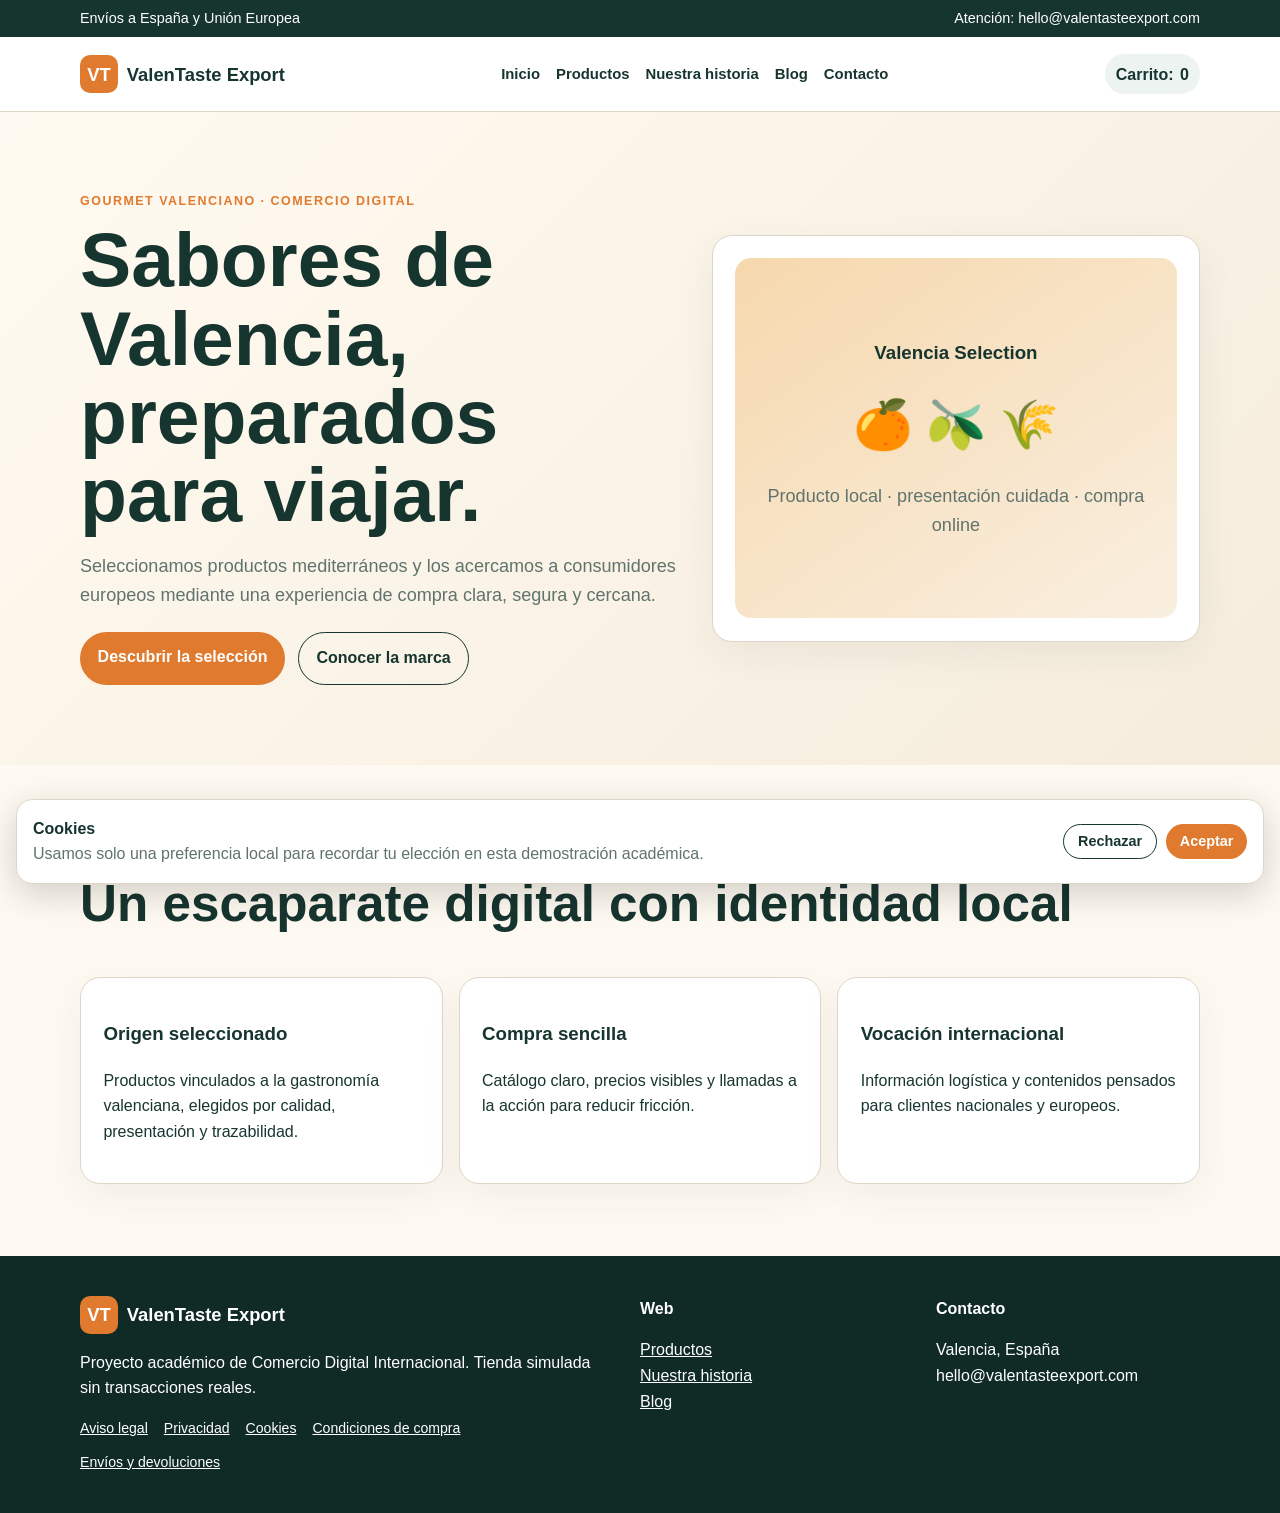
<file: index.html>
<!doctype html><html lang="es"><head><meta charset="utf-8"><meta name="viewport" content="width=device-width,initial-scale=1"><title>ValenTaste Export | Sabores de Valencia al mundo</title><meta name="description" content="Selección de productos gourmet valencianos con venta online y envío internacional."><link rel="stylesheet" href="styles.css"></head><body><div class="topbar"><div class="container"><span>Envíos a España y Unión Europea</span><span>Atención: hello@valentasteexport.com</span></div></div><header class="header"><div class="container nav"><a class="brand" href="index.html"><span class="mark">VT</span>ValenTaste Export</a><nav class="menu"><a href="index.html">Inicio</a><a href="productos.html">Productos</a><a href="historia.html">Nuestra historia</a><a href="blog.html">Blog</a><a href="contacto.html">Contacto</a></nav><span class="cart-pill">Carrito: <span data-cart-count>0</span></span></div></header><main><section class="hero"><div class="container hero-grid"><div><div class="eyebrow">Gourmet valenciano · comercio digital</div><h1>Sabores de Valencia, preparados para viajar.</h1><p>Seleccionamos productos mediterráneos y los acercamos a consumidores europeos mediante una experiencia de compra clara, segura y cercana.</p><div class="hero-actions"><a class="btn" href="productos.html">Descubrir la selección</a><a class="btn secondary" href="historia.html">Conocer la marca</a></div></div><div class="hero-card"><div class="illus"><div class="crate"><h3>Valencia Selection</h3><div class="mini-products"><div class="mini">🍊</div><div class="mini">🫒</div><div class="mini">🌾</div></div><p class="muted">Producto local · presentación cuidada · compra online</p></div></div></div></div></section><section class="section"><div class="container"><div class="eyebrow">Propuesta de valor</div><h2>Un escaparate digital con identidad local</h2><div class="cards"><div class="card"><h3>Origen seleccionado</h3><p>Productos vinculados a la gastronomía valenciana, elegidos por calidad, presentación y trazabilidad.</p></div><div class="card"><h3>Compra sencilla</h3><p>Catálogo claro, precios visibles y llamadas a la acción para reducir fricción.</p></div><div class="card"><h3>Vocación internacional</h3><p>Información logística y contenidos pensados para clientes nacionales y europeos.</p></div></div></div></section></main><footer class="footer"><div class="container footer-grid"><div><div class="brand"><span class="mark">VT</span>ValenTaste Export</div><p>Proyecto académico de Comercio Digital Internacional. Tienda simulada sin transacciones reales.</p><div class="legal-links"><a href="aviso-legal.html">Aviso legal</a><a href="privacidad.html">Privacidad</a><a href="cookies.html">Cookies</a><a href="condiciones.html">Condiciones de compra</a><a href="envios.html">Envíos y devoluciones</a></div></div><div><strong>Web</strong><p><a href="productos.html">Productos</a><br><a href="historia.html">Nuestra historia</a><br><a href="blog.html">Blog</a></p></div><div><strong>Contacto</strong><p>Valencia, España<br>hello@valentasteexport.com</p></div></div></footer><div id="cookie-banner" class="cookie-banner"><div class="cookie-inner"><div><strong>Cookies</strong><div class="muted">Usamos solo una preferencia local para recordar tu elección en esta demostración académica.</div></div><div class="cookie-actions"><button class="btn small secondary" data-cookie="rejected">Rechazar</button><button class="btn small" data-cookie="accepted">Aceptar</button></div></div></div><script src="app.js"></script></body></html>
</file>
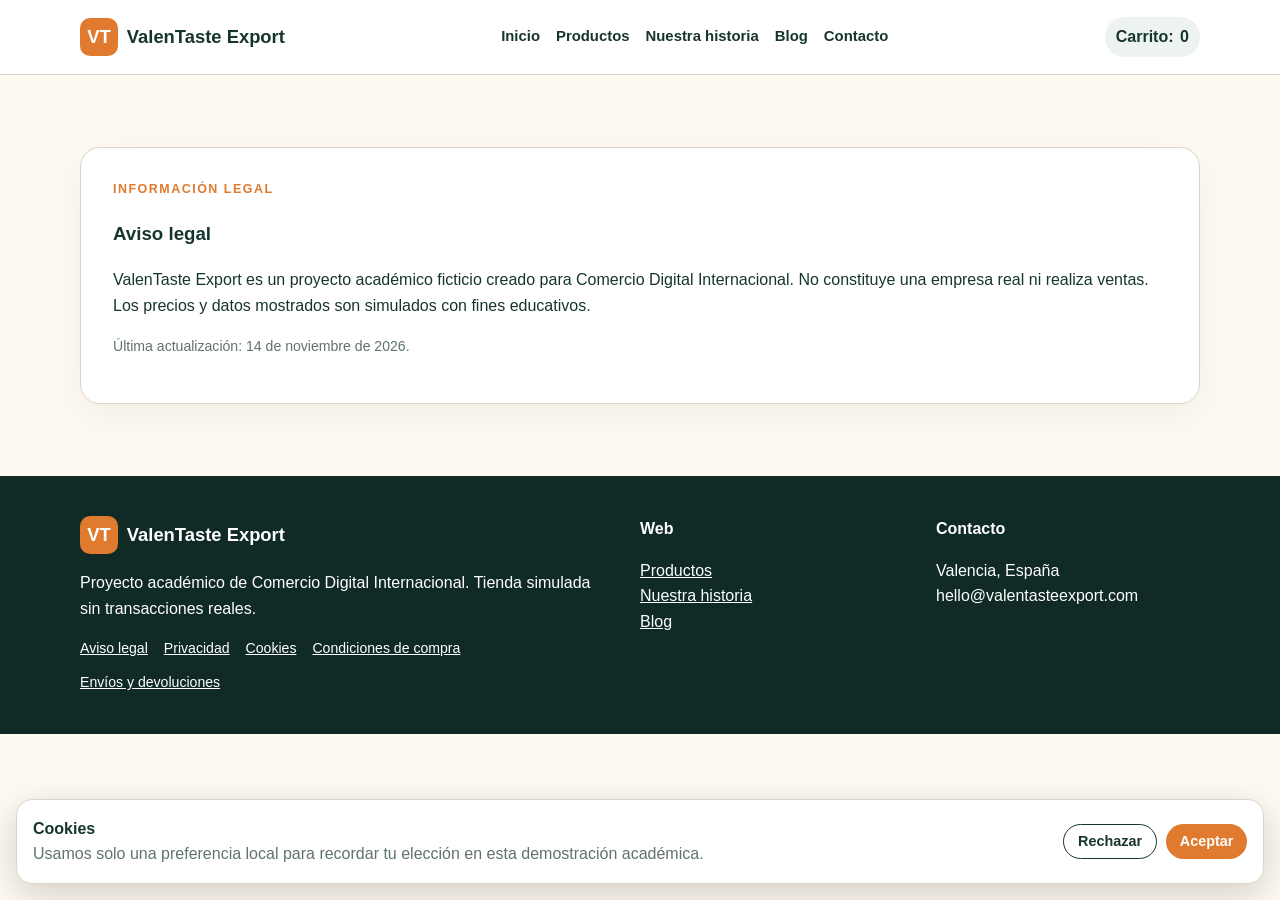
<file: aviso-legal.html>
<!doctype html><html lang="es"><head><meta charset="utf-8"><meta name="viewport" content="width=device-width,initial-scale=1"><title>Aviso legal | ValenTaste Export</title><link rel="stylesheet" href="styles.css"></head><body><header class="header"><div class="container nav"><a class="brand" href="index.html"><span class="mark">VT</span>ValenTaste Export</a><nav class="menu"><a href="index.html">Inicio</a><a href="productos.html">Productos</a><a href="historia.html">Nuestra historia</a><a href="blog.html">Blog</a><a href="contacto.html">Contacto</a></nav><span class="cart-pill">Carrito: <span data-cart-count>0</span></span></div></header><main><section class="section"><div class="container"><article class="legal-card"><div class="eyebrow">Información legal</div><h1>Aviso legal</h1><p>ValenTaste Export es un proyecto académico ficticio creado para Comercio Digital Internacional. No constituye una empresa real ni realiza ventas. Los precios y datos mostrados son simulados con fines educativos.</p><p class="notice">Última actualización: 14 de noviembre de 2026.</p></article></div></section></main><footer class="footer"><div class="container footer-grid"><div><div class="brand"><span class="mark">VT</span>ValenTaste Export</div><p>Proyecto académico de Comercio Digital Internacional. Tienda simulada sin transacciones reales.</p><div class="legal-links"><a href="aviso-legal.html">Aviso legal</a><a href="privacidad.html">Privacidad</a><a href="cookies.html">Cookies</a><a href="condiciones.html">Condiciones de compra</a><a href="envios.html">Envíos y devoluciones</a></div></div><div><strong>Web</strong><p><a href="productos.html">Productos</a><br><a href="historia.html">Nuestra historia</a><br><a href="blog.html">Blog</a></p></div><div><strong>Contacto</strong><p>Valencia, España<br>hello@valentasteexport.com</p></div></div></footer><div id="cookie-banner" class="cookie-banner"><div class="cookie-inner"><div><strong>Cookies</strong><div class="muted">Usamos solo una preferencia local para recordar tu elección en esta demostración académica.</div></div><div class="cookie-actions"><button class="btn small secondary" data-cookie="rejected">Rechazar</button><button class="btn small" data-cookie="accepted">Aceptar</button></div></div></div><script src="app.js"></script></body></html>
</file>
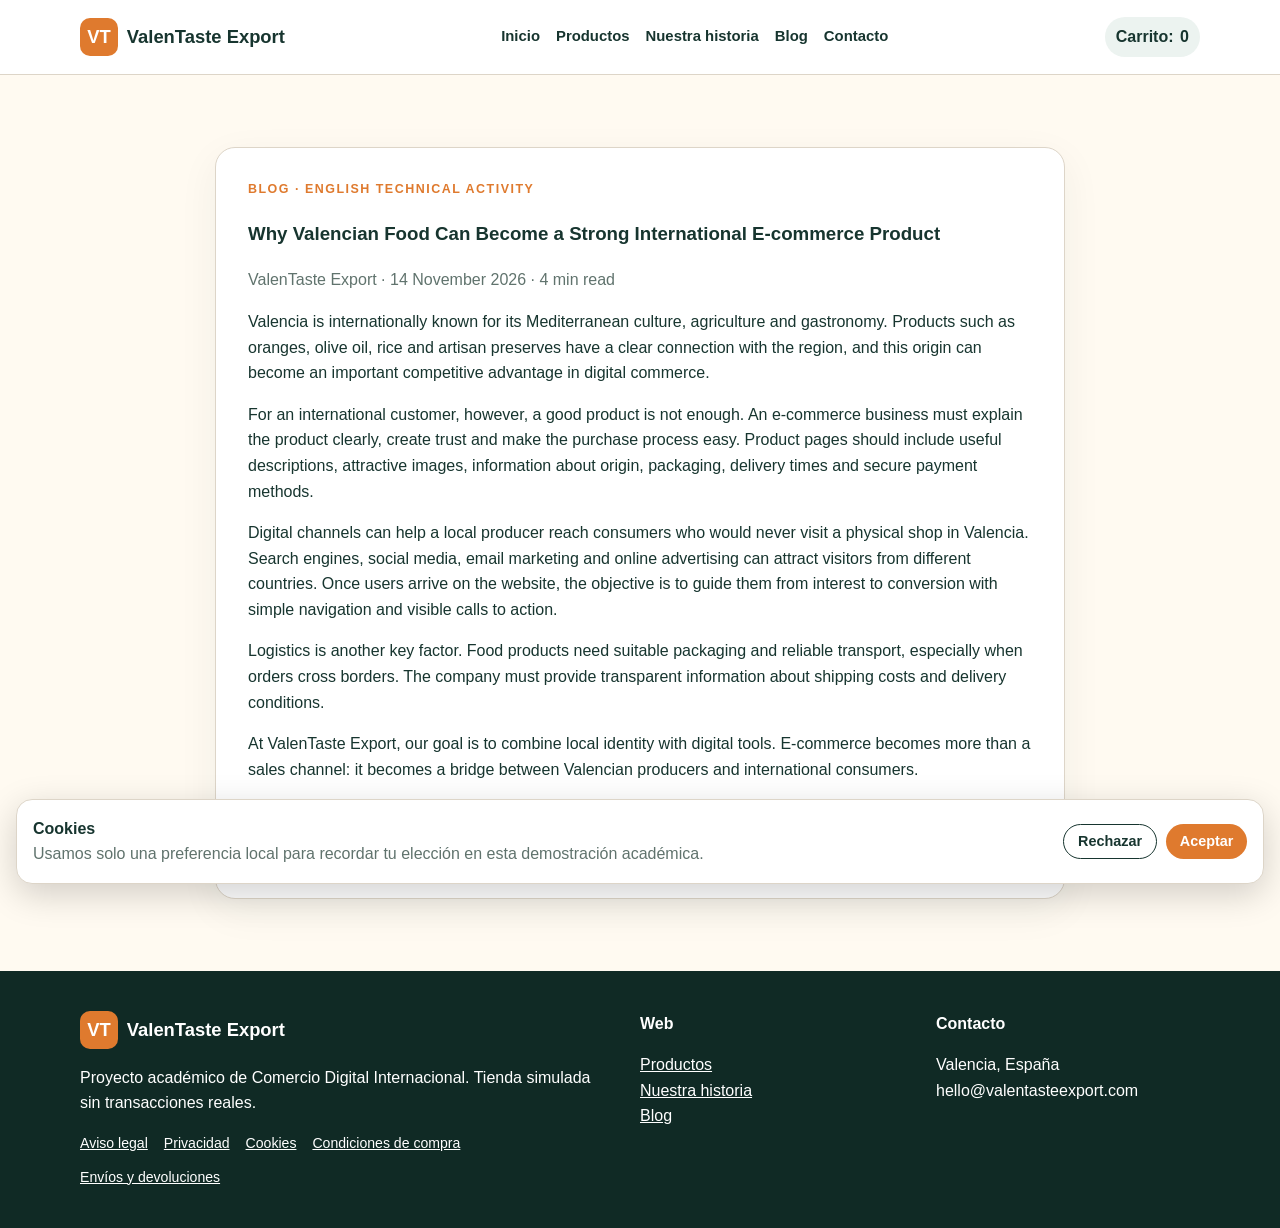
<file: blog.html>
<!doctype html><html lang="en"><head><meta charset="utf-8"><meta name="viewport" content="width=device-width,initial-scale=1"><title>Blog | ValenTaste Export</title><link rel="stylesheet" href="styles.css"></head><body><header class="header"><div class="container nav"><a class="brand" href="index.html"><span class="mark">VT</span>ValenTaste Export</a><nav class="menu"><a href="index.html">Inicio</a><a href="productos.html">Productos</a><a href="historia.html">Nuestra historia</a><a href="blog.html">Blog</a><a href="contacto.html">Contacto</a></nav><span class="cart-pill">Carrito: <span data-cart-count>0</span></span></div></header><main><section class="section"><article class="container blog-card"><div class="eyebrow">Blog · English technical activity</div><h1>Why Valencian Food Can Become a Strong International E-commerce Product</h1><p class="meta">ValenTaste Export · 14 November 2026 · 4 min read</p><p>Valencia is internationally known for its Mediterranean culture, agriculture and gastronomy. Products such as oranges, olive oil, rice and artisan preserves have a clear connection with the region, and this origin can become an important competitive advantage in digital commerce.</p><p>For an international customer, however, a good product is not enough. An e-commerce business must explain the product clearly, create trust and make the purchase process easy. Product pages should include useful descriptions, attractive images, information about origin, packaging, delivery times and secure payment methods.</p><p>Digital channels can help a local producer reach consumers who would never visit a physical shop in Valencia. Search engines, social media, email marketing and online advertising can attract visitors from different countries. Once users arrive on the website, the objective is to guide them from interest to conversion with simple navigation and visible calls to action.</p><p>Logistics is another key factor. Food products need suitable packaging and reliable transport, especially when orders cross borders. The company must provide transparent information about shipping costs and delivery conditions.</p><p>At ValenTaste Export, our goal is to combine local identity with digital tools. E-commerce becomes more than a sales channel: it becomes a bridge between Valencian producers and international consumers.</p><p><strong>Conclusion:</strong> Valencian gourmet products have strong potential online when tradition, trust, logistics and digital marketing work together in the same strategy.</p></article></section></main><footer class="footer"><div class="container footer-grid"><div><div class="brand"><span class="mark">VT</span>ValenTaste Export</div><p>Proyecto académico de Comercio Digital Internacional. Tienda simulada sin transacciones reales.</p><div class="legal-links"><a href="aviso-legal.html">Aviso legal</a><a href="privacidad.html">Privacidad</a><a href="cookies.html">Cookies</a><a href="condiciones.html">Condiciones de compra</a><a href="envios.html">Envíos y devoluciones</a></div></div><div><strong>Web</strong><p><a href="productos.html">Productos</a><br><a href="historia.html">Nuestra historia</a><br><a href="blog.html">Blog</a></p></div><div><strong>Contacto</strong><p>Valencia, España<br>hello@valentasteexport.com</p></div></div></footer><div id="cookie-banner" class="cookie-banner"><div class="cookie-inner"><div><strong>Cookies</strong><div class="muted">Usamos solo una preferencia local para recordar tu elección en esta demostración académica.</div></div><div class="cookie-actions"><button class="btn small secondary" data-cookie="rejected">Rechazar</button><button class="btn small" data-cookie="accepted">Aceptar</button></div></div></div><script src="app.js"></script></body></html>
</file>
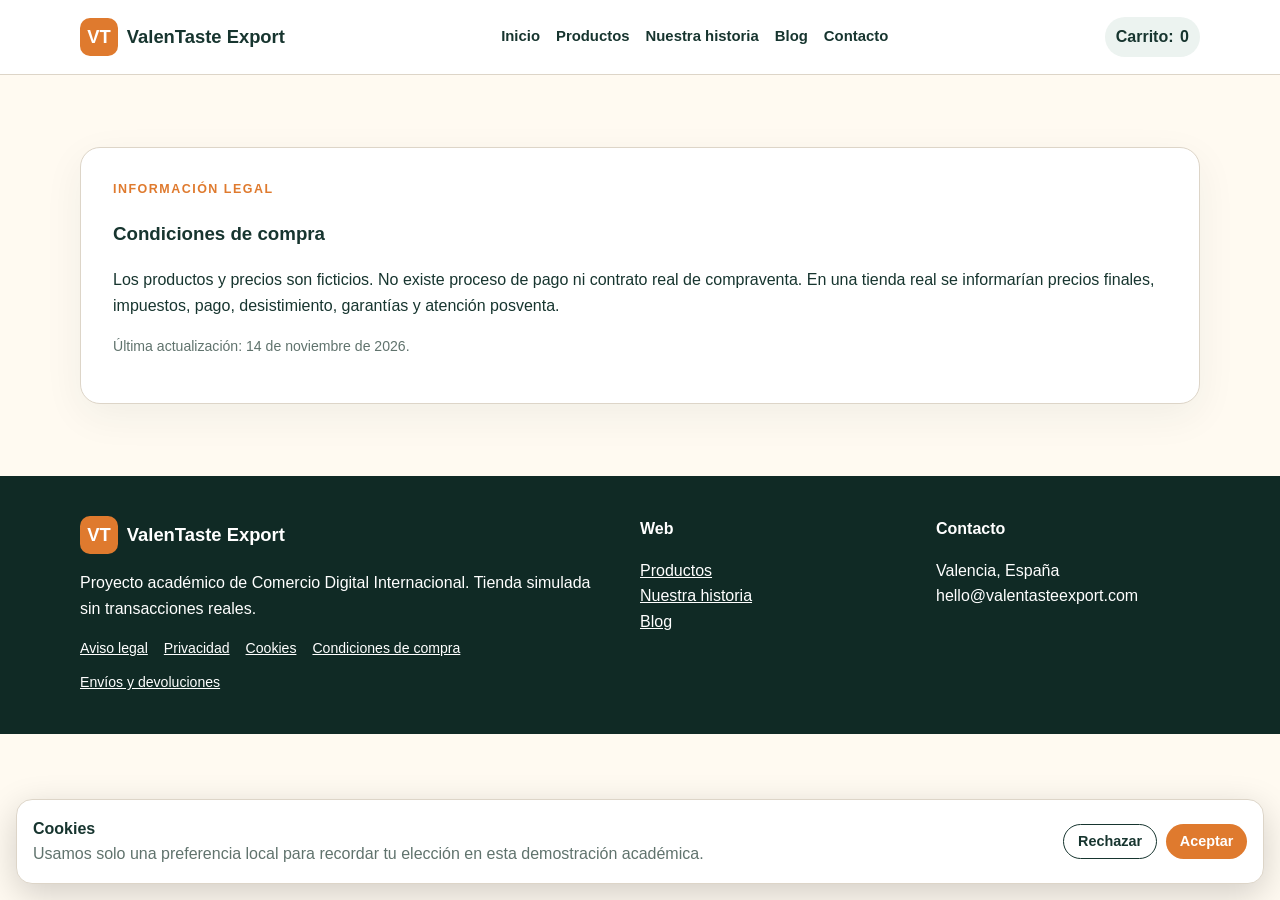
<file: condiciones.html>
<!doctype html><html lang="es"><head><meta charset="utf-8"><meta name="viewport" content="width=device-width,initial-scale=1"><title>Condiciones de compra | ValenTaste Export</title><link rel="stylesheet" href="styles.css"></head><body><header class="header"><div class="container nav"><a class="brand" href="index.html"><span class="mark">VT</span>ValenTaste Export</a><nav class="menu"><a href="index.html">Inicio</a><a href="productos.html">Productos</a><a href="historia.html">Nuestra historia</a><a href="blog.html">Blog</a><a href="contacto.html">Contacto</a></nav><span class="cart-pill">Carrito: <span data-cart-count>0</span></span></div></header><main><section class="section"><div class="container"><article class="legal-card"><div class="eyebrow">Información legal</div><h1>Condiciones de compra</h1><p>Los productos y precios son ficticios. No existe proceso de pago ni contrato real de compraventa. En una tienda real se informarían precios finales, impuestos, pago, desistimiento, garantías y atención posventa.</p><p class="notice">Última actualización: 14 de noviembre de 2026.</p></article></div></section></main><footer class="footer"><div class="container footer-grid"><div><div class="brand"><span class="mark">VT</span>ValenTaste Export</div><p>Proyecto académico de Comercio Digital Internacional. Tienda simulada sin transacciones reales.</p><div class="legal-links"><a href="aviso-legal.html">Aviso legal</a><a href="privacidad.html">Privacidad</a><a href="cookies.html">Cookies</a><a href="condiciones.html">Condiciones de compra</a><a href="envios.html">Envíos y devoluciones</a></div></div><div><strong>Web</strong><p><a href="productos.html">Productos</a><br><a href="historia.html">Nuestra historia</a><br><a href="blog.html">Blog</a></p></div><div><strong>Contacto</strong><p>Valencia, España<br>hello@valentasteexport.com</p></div></div></footer><div id="cookie-banner" class="cookie-banner"><div class="cookie-inner"><div><strong>Cookies</strong><div class="muted">Usamos solo una preferencia local para recordar tu elección en esta demostración académica.</div></div><div class="cookie-actions"><button class="btn small secondary" data-cookie="rejected">Rechazar</button><button class="btn small" data-cookie="accepted">Aceptar</button></div></div></div><script src="app.js"></script></body></html>
</file>
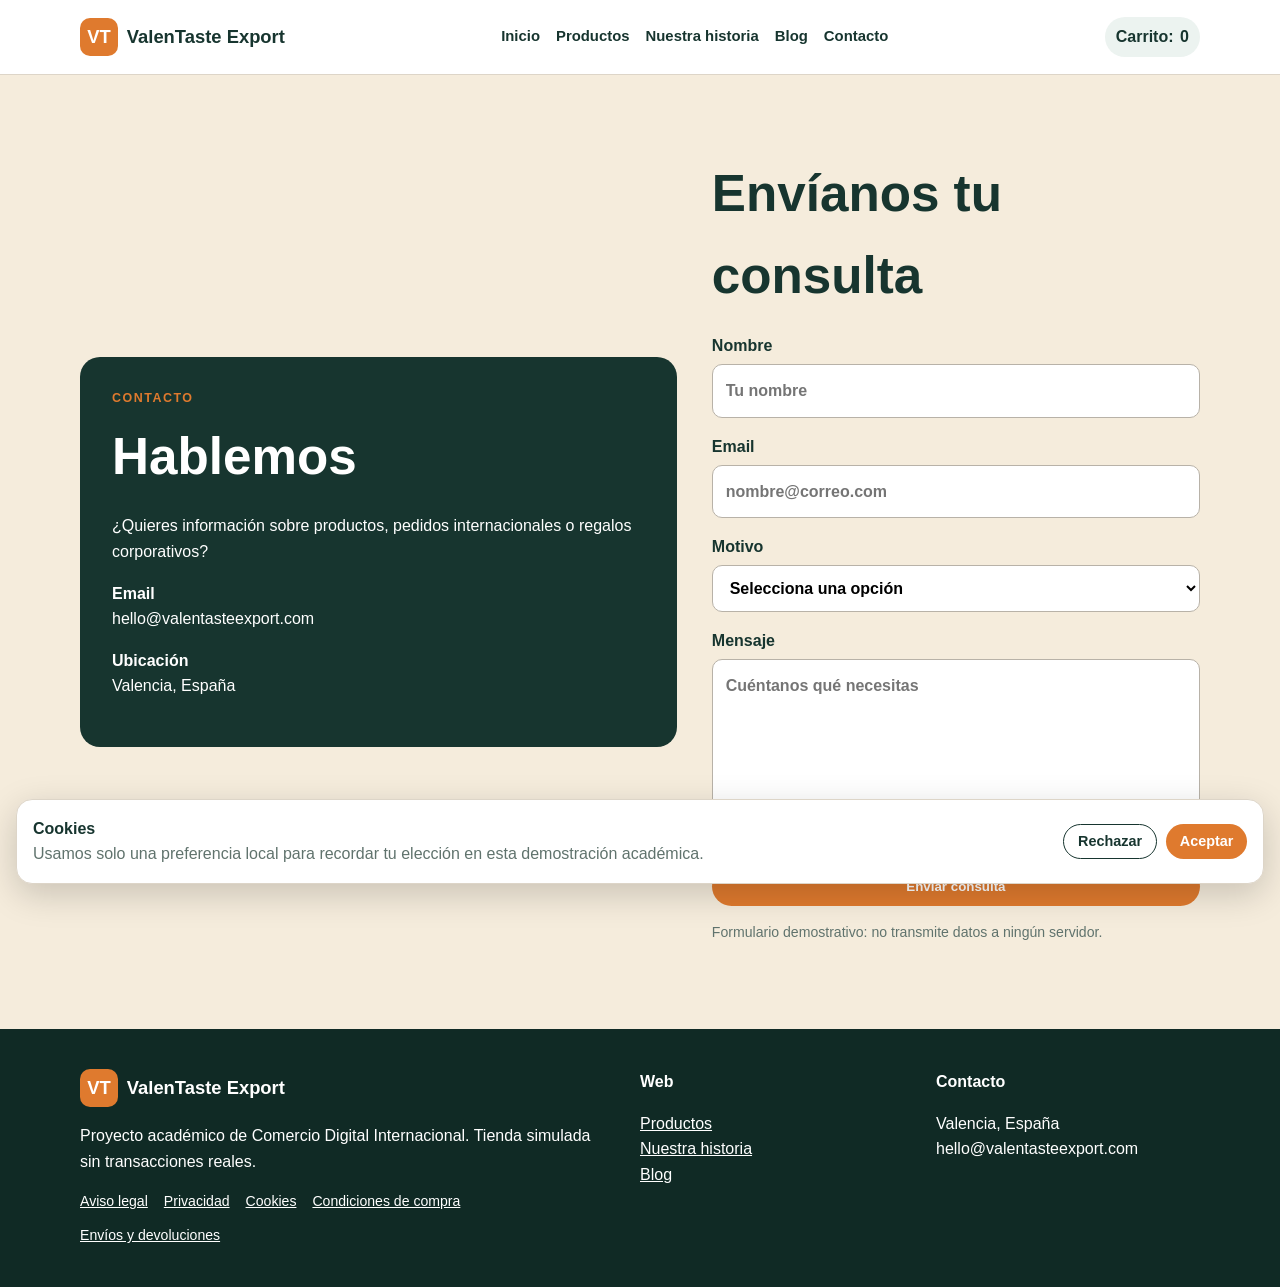
<file: contacto.html>
<!doctype html><html lang="es"><head><meta charset="utf-8"><meta name="viewport" content="width=device-width,initial-scale=1"><title>Contacto | ValenTaste Export</title><link rel="stylesheet" href="styles.css"></head><body><header class="header"><div class="container nav"><a class="brand" href="index.html"><span class="mark">VT</span>ValenTaste Export</a><nav class="menu"><a href="index.html">Inicio</a><a href="productos.html">Productos</a><a href="historia.html">Nuestra historia</a><a href="blog.html">Blog</a><a href="contacto.html">Contacto</a></nav><span class="cart-pill">Carrito: <span data-cart-count>0</span></span></div></header><main><section class="section alt"><div class="container contact-grid"><div class="contact-box"><div class="eyebrow">Contacto</div><h2>Hablemos</h2><p>¿Quieres información sobre productos, pedidos internacionales o regalos corporativos?</p><p><strong>Email</strong><br>hello@valentasteexport.com</p><p><strong>Ubicación</strong><br>Valencia, España</p></div><div><h2>Envíanos tu consulta</h2><form id="contact-form" class="form"><label>Nombre<input required type="text" placeholder="Tu nombre"></label><label>Email<input required type="email" placeholder="nombre@correo.com"></label><label>Motivo<select required><option value="">Selecciona una opción</option><option>Información de producto</option><option>Pedido internacional</option><option>Regalo corporativo</option></select></label><label>Mensaje<textarea required placeholder="Cuéntanos qué necesitas"></textarea></label><label class="check"><input required type="checkbox"><span>He leído la <a href="privacidad.html">política de privacidad</a>.</span></label><button class="btn" type="submit">Enviar consulta</button><div id="form-success" class="success">Consulta simulada enviada correctamente.</div></form><p class="notice">Formulario demostrativo: no transmite datos a ningún servidor.</p></div></div></section></main><footer class="footer"><div class="container footer-grid"><div><div class="brand"><span class="mark">VT</span>ValenTaste Export</div><p>Proyecto académico de Comercio Digital Internacional. Tienda simulada sin transacciones reales.</p><div class="legal-links"><a href="aviso-legal.html">Aviso legal</a><a href="privacidad.html">Privacidad</a><a href="cookies.html">Cookies</a><a href="condiciones.html">Condiciones de compra</a><a href="envios.html">Envíos y devoluciones</a></div></div><div><strong>Web</strong><p><a href="productos.html">Productos</a><br><a href="historia.html">Nuestra historia</a><br><a href="blog.html">Blog</a></p></div><div><strong>Contacto</strong><p>Valencia, España<br>hello@valentasteexport.com</p></div></div></footer><div id="cookie-banner" class="cookie-banner"><div class="cookie-inner"><div><strong>Cookies</strong><div class="muted">Usamos solo una preferencia local para recordar tu elección en esta demostración académica.</div></div><div class="cookie-actions"><button class="btn small secondary" data-cookie="rejected">Rechazar</button><button class="btn small" data-cookie="accepted">Aceptar</button></div></div></div><script src="app.js"></script></body></html>
</file>
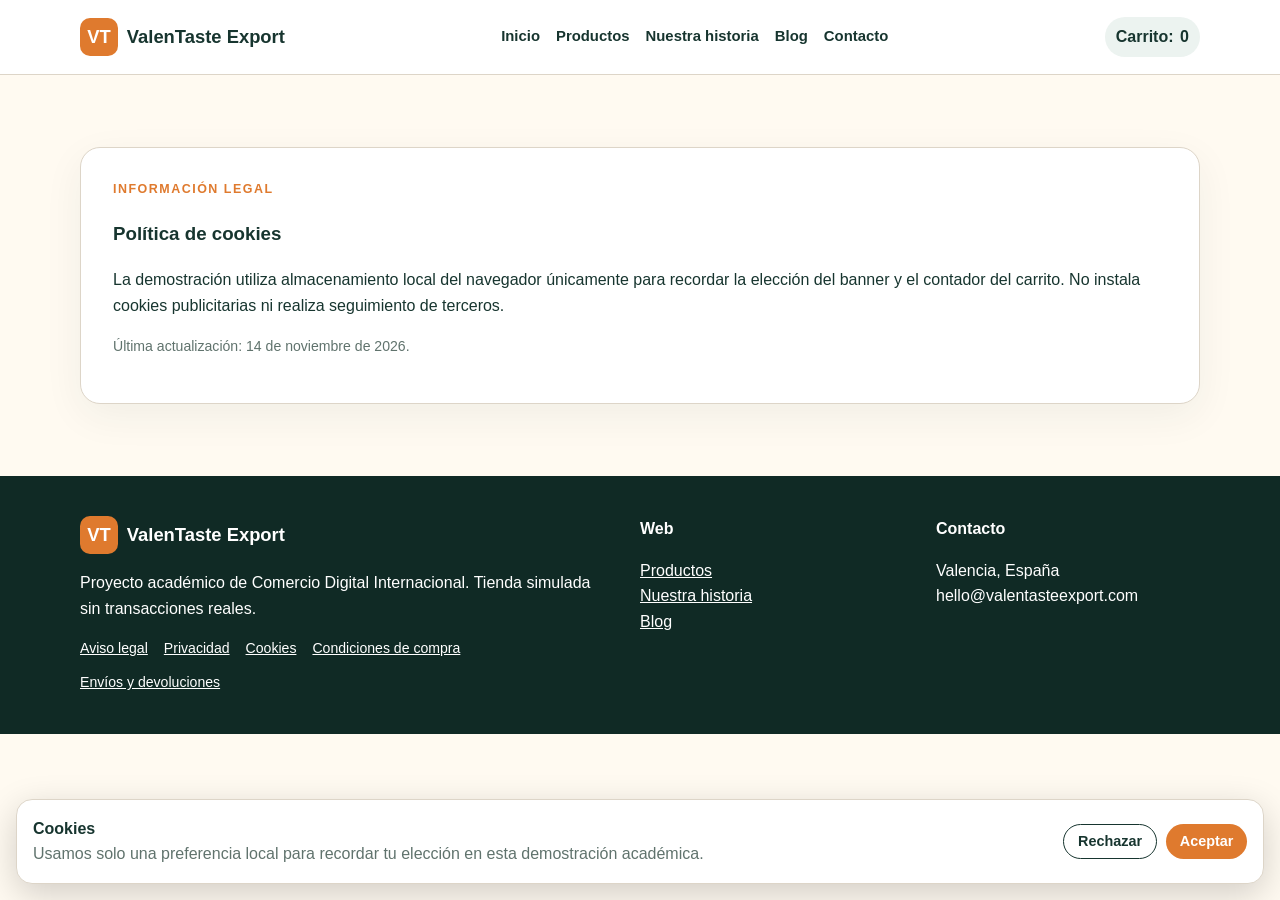
<file: cookies.html>
<!doctype html><html lang="es"><head><meta charset="utf-8"><meta name="viewport" content="width=device-width,initial-scale=1"><title>Política de cookies | ValenTaste Export</title><link rel="stylesheet" href="styles.css"></head><body><header class="header"><div class="container nav"><a class="brand" href="index.html"><span class="mark">VT</span>ValenTaste Export</a><nav class="menu"><a href="index.html">Inicio</a><a href="productos.html">Productos</a><a href="historia.html">Nuestra historia</a><a href="blog.html">Blog</a><a href="contacto.html">Contacto</a></nav><span class="cart-pill">Carrito: <span data-cart-count>0</span></span></div></header><main><section class="section"><div class="container"><article class="legal-card"><div class="eyebrow">Información legal</div><h1>Política de cookies</h1><p>La demostración utiliza almacenamiento local del navegador únicamente para recordar la elección del banner y el contador del carrito. No instala cookies publicitarias ni realiza seguimiento de terceros.</p><p class="notice">Última actualización: 14 de noviembre de 2026.</p></article></div></section></main><footer class="footer"><div class="container footer-grid"><div><div class="brand"><span class="mark">VT</span>ValenTaste Export</div><p>Proyecto académico de Comercio Digital Internacional. Tienda simulada sin transacciones reales.</p><div class="legal-links"><a href="aviso-legal.html">Aviso legal</a><a href="privacidad.html">Privacidad</a><a href="cookies.html">Cookies</a><a href="condiciones.html">Condiciones de compra</a><a href="envios.html">Envíos y devoluciones</a></div></div><div><strong>Web</strong><p><a href="productos.html">Productos</a><br><a href="historia.html">Nuestra historia</a><br><a href="blog.html">Blog</a></p></div><div><strong>Contacto</strong><p>Valencia, España<br>hello@valentasteexport.com</p></div></div></footer><div id="cookie-banner" class="cookie-banner"><div class="cookie-inner"><div><strong>Cookies</strong><div class="muted">Usamos solo una preferencia local para recordar tu elección en esta demostración académica.</div></div><div class="cookie-actions"><button class="btn small secondary" data-cookie="rejected">Rechazar</button><button class="btn small" data-cookie="accepted">Aceptar</button></div></div></div><script src="app.js"></script></body></html>
</file>
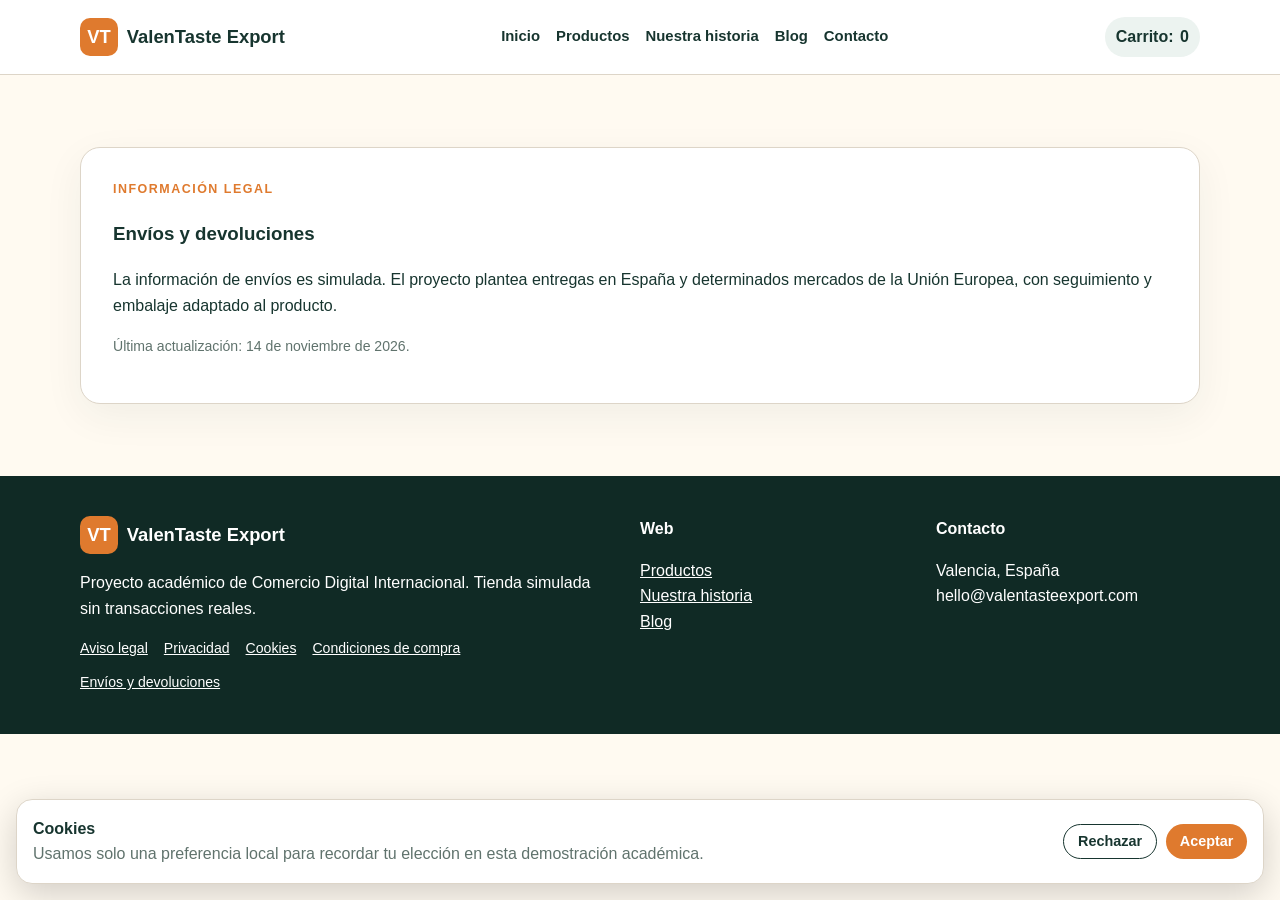
<file: envios.html>
<!doctype html><html lang="es"><head><meta charset="utf-8"><meta name="viewport" content="width=device-width,initial-scale=1"><title>Envíos y devoluciones | ValenTaste Export</title><link rel="stylesheet" href="styles.css"></head><body><header class="header"><div class="container nav"><a class="brand" href="index.html"><span class="mark">VT</span>ValenTaste Export</a><nav class="menu"><a href="index.html">Inicio</a><a href="productos.html">Productos</a><a href="historia.html">Nuestra historia</a><a href="blog.html">Blog</a><a href="contacto.html">Contacto</a></nav><span class="cart-pill">Carrito: <span data-cart-count>0</span></span></div></header><main><section class="section"><div class="container"><article class="legal-card"><div class="eyebrow">Información legal</div><h1>Envíos y devoluciones</h1><p>La información de envíos es simulada. El proyecto plantea entregas en España y determinados mercados de la Unión Europea, con seguimiento y embalaje adaptado al producto.</p><p class="notice">Última actualización: 14 de noviembre de 2026.</p></article></div></section></main><footer class="footer"><div class="container footer-grid"><div><div class="brand"><span class="mark">VT</span>ValenTaste Export</div><p>Proyecto académico de Comercio Digital Internacional. Tienda simulada sin transacciones reales.</p><div class="legal-links"><a href="aviso-legal.html">Aviso legal</a><a href="privacidad.html">Privacidad</a><a href="cookies.html">Cookies</a><a href="condiciones.html">Condiciones de compra</a><a href="envios.html">Envíos y devoluciones</a></div></div><div><strong>Web</strong><p><a href="productos.html">Productos</a><br><a href="historia.html">Nuestra historia</a><br><a href="blog.html">Blog</a></p></div><div><strong>Contacto</strong><p>Valencia, España<br>hello@valentasteexport.com</p></div></div></footer><div id="cookie-banner" class="cookie-banner"><div class="cookie-inner"><div><strong>Cookies</strong><div class="muted">Usamos solo una preferencia local para recordar tu elección en esta demostración académica.</div></div><div class="cookie-actions"><button class="btn small secondary" data-cookie="rejected">Rechazar</button><button class="btn small" data-cookie="accepted">Aceptar</button></div></div></div><script src="app.js"></script></body></html>
</file>
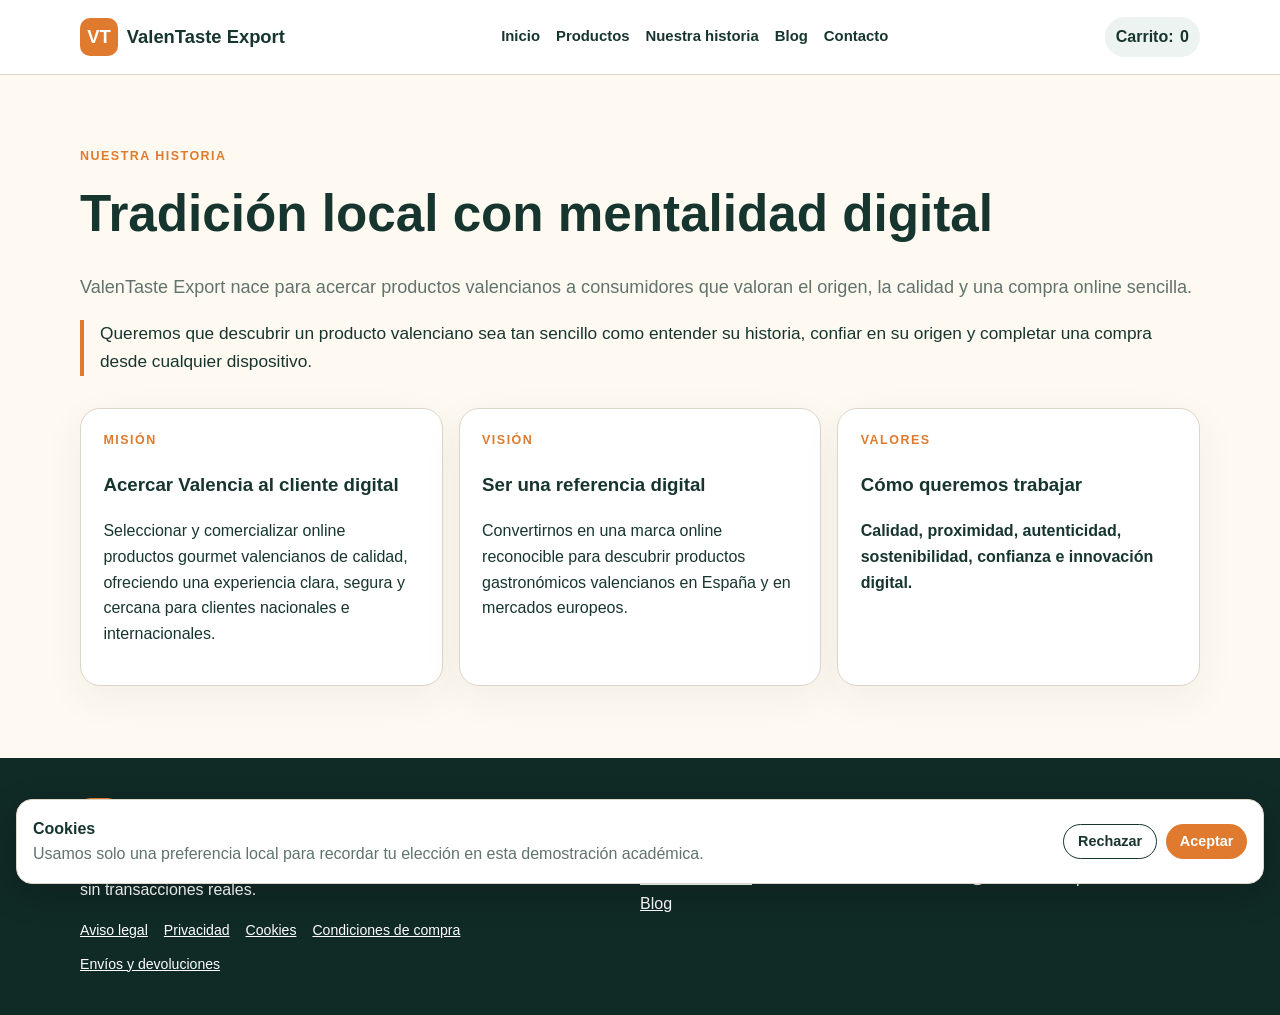
<file: historia.html>
<!doctype html><html lang="es"><head><meta charset="utf-8"><meta name="viewport" content="width=device-width,initial-scale=1"><title>Nuestra historia | ValenTaste Export</title><link rel="stylesheet" href="styles.css"></head><body><header class="header"><div class="container nav"><a class="brand" href="index.html"><span class="mark">VT</span>ValenTaste Export</a><nav class="menu"><a href="index.html">Inicio</a><a href="productos.html">Productos</a><a href="historia.html">Nuestra historia</a><a href="blog.html">Blog</a><a href="contacto.html">Contacto</a></nav><span class="cart-pill">Carrito: <span data-cart-count>0</span></span></div></header><main><section class="section"><div class="container"><div class="eyebrow">Nuestra historia</div><h2>Tradición local con mentalidad digital</h2><p class="lead">ValenTaste Export nace para acercar productos valencianos a consumidores que valoran el origen, la calidad y una compra online sencilla.</p><p class="quote">Queremos que descubrir un producto valenciano sea tan sencillo como entender su historia, confiar en su origen y completar una compra desde cualquier dispositivo.</p><div class="cards"><article class="card"><div class="eyebrow">Misión</div><h3>Acercar Valencia al cliente digital</h3><p>Seleccionar y comercializar online productos gourmet valencianos de calidad, ofreciendo una experiencia clara, segura y cercana para clientes nacionales e internacionales.</p></article><article class="card"><div class="eyebrow">Visión</div><h3>Ser una referencia digital</h3><p>Convertirnos en una marca online reconocible para descubrir productos gastronómicos valencianos en España y en mercados europeos.</p></article><article class="card"><div class="eyebrow">Valores</div><h3>Cómo queremos trabajar</h3><p><strong>Calidad, proximidad, autenticidad, sostenibilidad, confianza e innovación digital.</strong></p></article></div></div></section></main><footer class="footer"><div class="container footer-grid"><div><div class="brand"><span class="mark">VT</span>ValenTaste Export</div><p>Proyecto académico de Comercio Digital Internacional. Tienda simulada sin transacciones reales.</p><div class="legal-links"><a href="aviso-legal.html">Aviso legal</a><a href="privacidad.html">Privacidad</a><a href="cookies.html">Cookies</a><a href="condiciones.html">Condiciones de compra</a><a href="envios.html">Envíos y devoluciones</a></div></div><div><strong>Web</strong><p><a href="productos.html">Productos</a><br><a href="historia.html">Nuestra historia</a><br><a href="blog.html">Blog</a></p></div><div><strong>Contacto</strong><p>Valencia, España<br>hello@valentasteexport.com</p></div></div></footer><div id="cookie-banner" class="cookie-banner"><div class="cookie-inner"><div><strong>Cookies</strong><div class="muted">Usamos solo una preferencia local para recordar tu elección en esta demostración académica.</div></div><div class="cookie-actions"><button class="btn small secondary" data-cookie="rejected">Rechazar</button><button class="btn small" data-cookie="accepted">Aceptar</button></div></div></div><script src="app.js"></script></body></html>
</file>
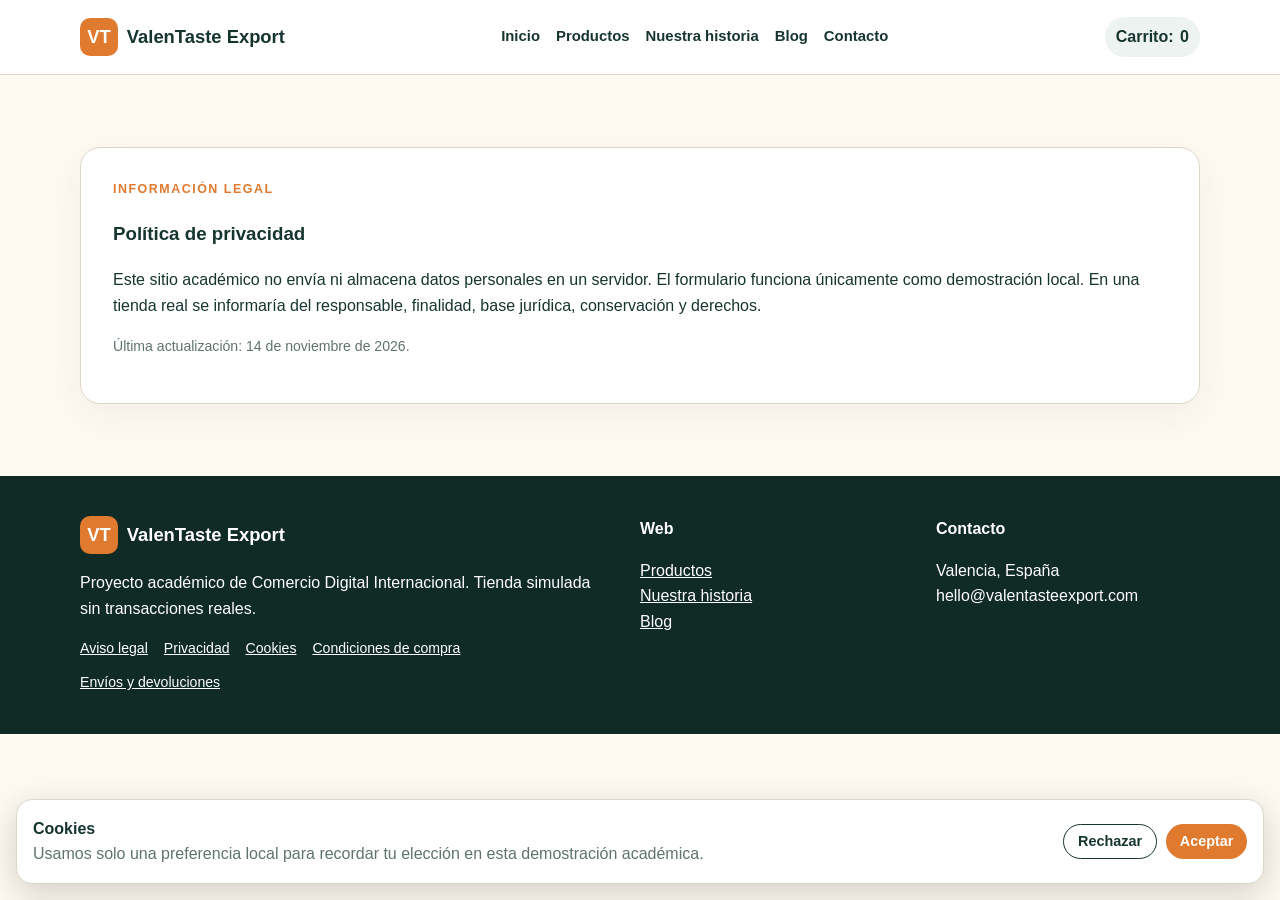
<file: privacidad.html>
<!doctype html><html lang="es"><head><meta charset="utf-8"><meta name="viewport" content="width=device-width,initial-scale=1"><title>Política de privacidad | ValenTaste Export</title><link rel="stylesheet" href="styles.css"></head><body><header class="header"><div class="container nav"><a class="brand" href="index.html"><span class="mark">VT</span>ValenTaste Export</a><nav class="menu"><a href="index.html">Inicio</a><a href="productos.html">Productos</a><a href="historia.html">Nuestra historia</a><a href="blog.html">Blog</a><a href="contacto.html">Contacto</a></nav><span class="cart-pill">Carrito: <span data-cart-count>0</span></span></div></header><main><section class="section"><div class="container"><article class="legal-card"><div class="eyebrow">Información legal</div><h1>Política de privacidad</h1><p>Este sitio académico no envía ni almacena datos personales en un servidor. El formulario funciona únicamente como demostración local. En una tienda real se informaría del responsable, finalidad, base jurídica, conservación y derechos.</p><p class="notice">Última actualización: 14 de noviembre de 2026.</p></article></div></section></main><footer class="footer"><div class="container footer-grid"><div><div class="brand"><span class="mark">VT</span>ValenTaste Export</div><p>Proyecto académico de Comercio Digital Internacional. Tienda simulada sin transacciones reales.</p><div class="legal-links"><a href="aviso-legal.html">Aviso legal</a><a href="privacidad.html">Privacidad</a><a href="cookies.html">Cookies</a><a href="condiciones.html">Condiciones de compra</a><a href="envios.html">Envíos y devoluciones</a></div></div><div><strong>Web</strong><p><a href="productos.html">Productos</a><br><a href="historia.html">Nuestra historia</a><br><a href="blog.html">Blog</a></p></div><div><strong>Contacto</strong><p>Valencia, España<br>hello@valentasteexport.com</p></div></div></footer><div id="cookie-banner" class="cookie-banner"><div class="cookie-inner"><div><strong>Cookies</strong><div class="muted">Usamos solo una preferencia local para recordar tu elección en esta demostración académica.</div></div><div class="cookie-actions"><button class="btn small secondary" data-cookie="rejected">Rechazar</button><button class="btn small" data-cookie="accepted">Aceptar</button></div></div></div><script src="app.js"></script></body></html>
</file>
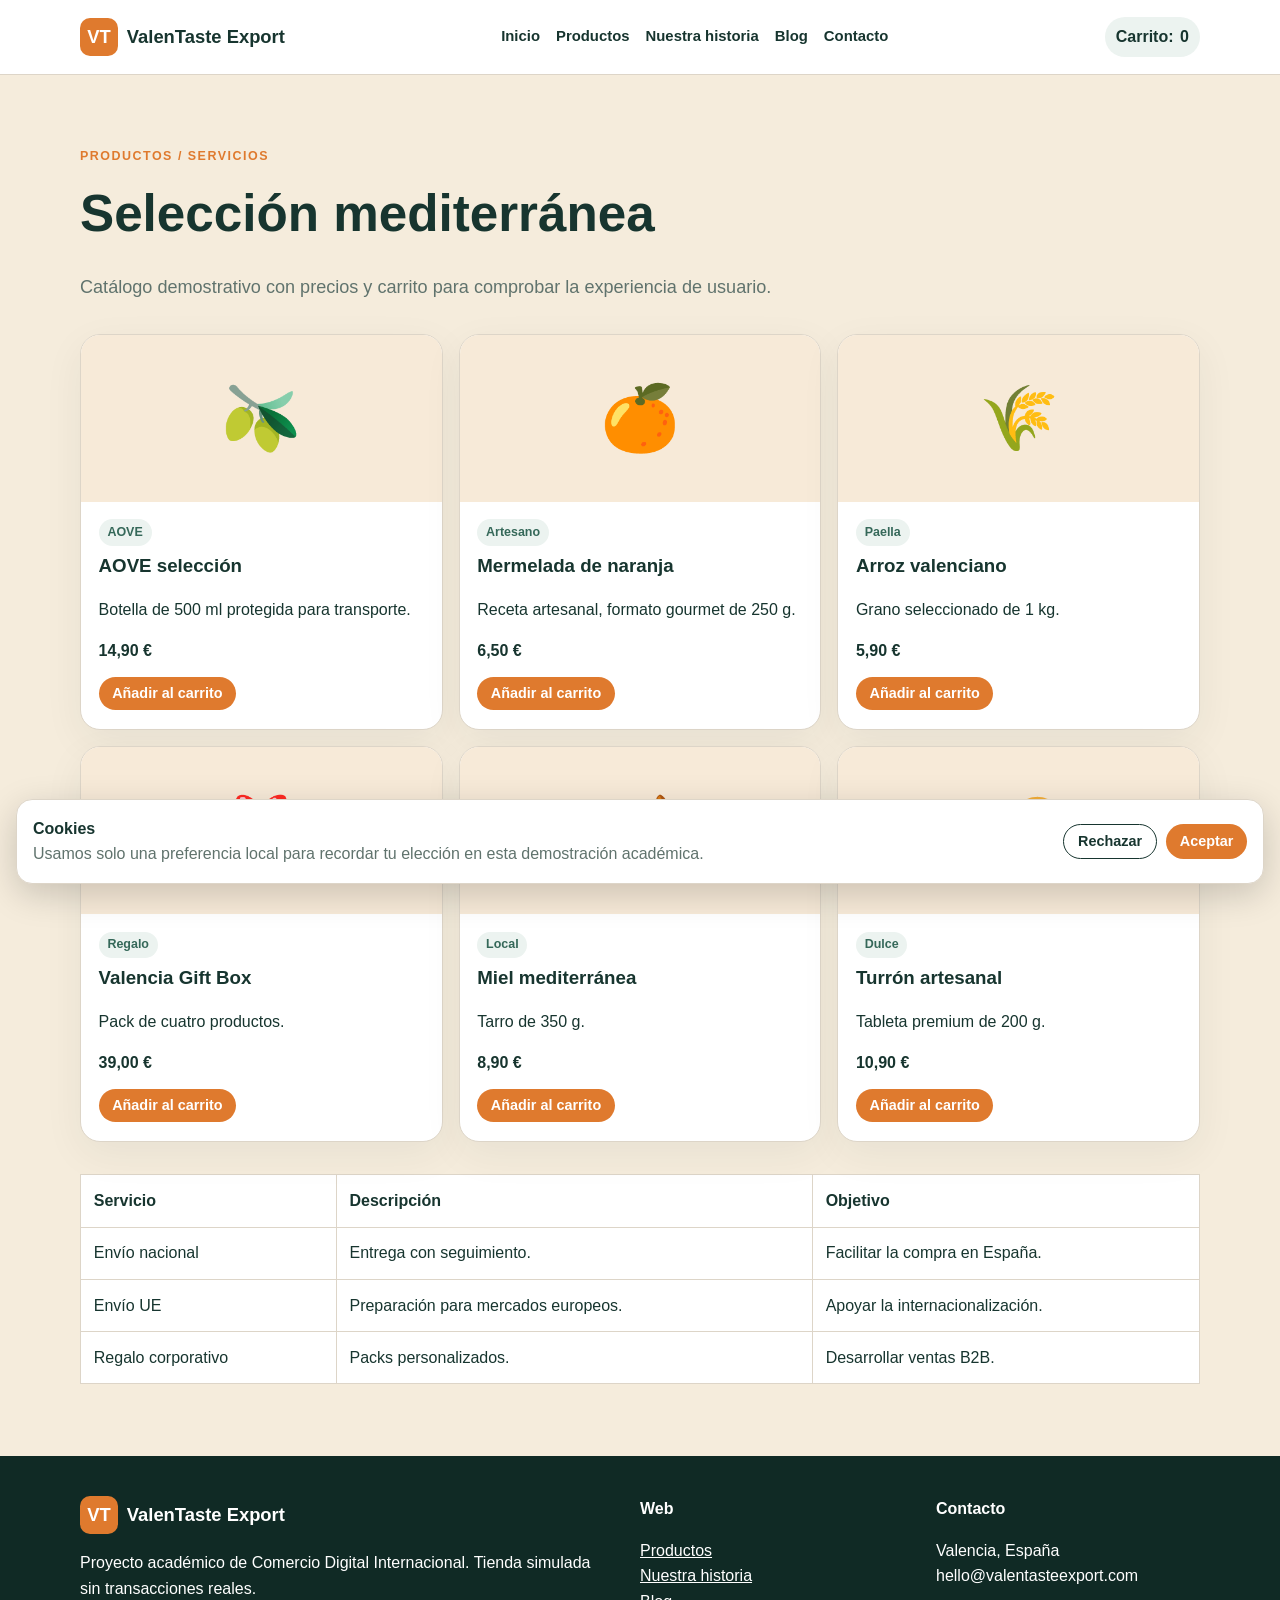
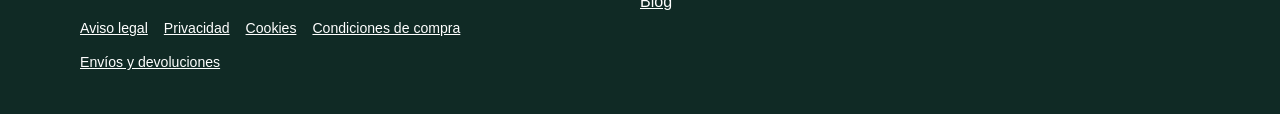
<file: productos.html>
<!doctype html><html lang="es"><head><meta charset="utf-8"><meta name="viewport" content="width=device-width,initial-scale=1"><title>Productos | ValenTaste Export</title><link rel="stylesheet" href="styles.css"></head><body><header class="header"><div class="container nav"><a class="brand" href="index.html"><span class="mark">VT</span>ValenTaste Export</a><nav class="menu"><a href="index.html">Inicio</a><a href="productos.html">Productos</a><a href="historia.html">Nuestra historia</a><a href="blog.html">Blog</a><a href="contacto.html">Contacto</a></nav><span class="cart-pill">Carrito: <span data-cart-count>0</span></span></div></header><main><section class="section alt"><div class="container"><div class="eyebrow">Productos / servicios</div><h2>Selección mediterránea</h2><p class="lead">Catálogo demostrativo con precios y carrito para comprobar la experiencia de usuario.</p><div class="product-grid">
<article class="product"><div class="product-art">🫒</div><div class="product-body"><span class="badge">AOVE</span><h3>AOVE selección</h3><p>Botella de 500 ml protegida para transporte.</p><div class="price">14,90 €</div><button class="btn small" data-add-cart>Añadir al carrito</button></div></article>
<article class="product"><div class="product-art">🍊</div><div class="product-body"><span class="badge">Artesano</span><h3>Mermelada de naranja</h3><p>Receta artesanal, formato gourmet de 250 g.</p><div class="price">6,50 €</div><button class="btn small" data-add-cart>Añadir al carrito</button></div></article>
<article class="product"><div class="product-art">🌾</div><div class="product-body"><span class="badge">Paella</span><h3>Arroz valenciano</h3><p>Grano seleccionado de 1 kg.</p><div class="price">5,90 €</div><button class="btn small" data-add-cart>Añadir al carrito</button></div></article>
<article class="product"><div class="product-art">🎁</div><div class="product-body"><span class="badge">Regalo</span><h3>Valencia Gift Box</h3><p>Pack de cuatro productos.</p><div class="price">39,00 €</div><button class="btn small" data-add-cart>Añadir al carrito</button></div></article>
<article class="product"><div class="product-art">🍯</div><div class="product-body"><span class="badge">Local</span><h3>Miel mediterránea</h3><p>Tarro de 350 g.</p><div class="price">8,90 €</div><button class="btn small" data-add-cart>Añadir al carrito</button></div></article>
<article class="product"><div class="product-art">🥜</div><div class="product-body"><span class="badge">Dulce</span><h3>Turrón artesanal</h3><p>Tableta premium de 200 g.</p><div class="price">10,90 €</div><button class="btn small" data-add-cart>Añadir al carrito</button></div></article>
</div><table class="table"><tr><th>Servicio</th><th>Descripción</th><th>Objetivo</th></tr><tr><td>Envío nacional</td><td>Entrega con seguimiento.</td><td>Facilitar la compra en España.</td></tr><tr><td>Envío UE</td><td>Preparación para mercados europeos.</td><td>Apoyar la internacionalización.</td></tr><tr><td>Regalo corporativo</td><td>Packs personalizados.</td><td>Desarrollar ventas B2B.</td></tr></table></div></section></main><footer class="footer"><div class="container footer-grid"><div><div class="brand"><span class="mark">VT</span>ValenTaste Export</div><p>Proyecto académico de Comercio Digital Internacional. Tienda simulada sin transacciones reales.</p><div class="legal-links"><a href="aviso-legal.html">Aviso legal</a><a href="privacidad.html">Privacidad</a><a href="cookies.html">Cookies</a><a href="condiciones.html">Condiciones de compra</a><a href="envios.html">Envíos y devoluciones</a></div></div><div><strong>Web</strong><p><a href="productos.html">Productos</a><br><a href="historia.html">Nuestra historia</a><br><a href="blog.html">Blog</a></p></div><div><strong>Contacto</strong><p>Valencia, España<br>hello@valentasteexport.com</p></div></div></footer><div id="cookie-banner" class="cookie-banner"><div class="cookie-inner"><div><strong>Cookies</strong><div class="muted">Usamos solo una preferencia local para recordar tu elección en esta demostración académica.</div></div><div class="cookie-actions"><button class="btn small secondary" data-cookie="rejected">Rechazar</button><button class="btn small" data-cookie="accepted">Aceptar</button></div></div></div><script src="app.js"></script></body></html>
</file>
<file: styles.css>
:root{--ink:#17352f;--muted:#60736d;--cream:#fffaf1;--sand:#f5ecdc;--orange:#df7a2e;--green:#356859;--line:#ddd5c8}*{box-sizing:border-box}body{margin:0;font-family:Arial,Helvetica,sans-serif;color:var(--ink);background:var(--cream);line-height:1.6}a{color:inherit}.container{width:min(1120px,92%);margin:auto}.topbar{background:var(--ink);color:#fff;font-size:.9rem}.topbar .container{display:flex;justify-content:space-between;gap:1rem;padding:.45rem 0}.header{background:#fff;border-bottom:1px solid var(--line);position:sticky;top:0;z-index:20}.nav{display:flex;align-items:center;gap:1.3rem;min-height:74px}.brand{font-weight:800;text-decoration:none;font-size:1.15rem;display:flex;align-items:center;gap:.55rem;white-space:nowrap}.mark{display:inline-grid;place-items:center;width:38px;height:38px;border-radius:10px;background:var(--orange);color:#fff}.menu{display:flex;gap:1rem;flex:1;justify-content:center;flex-wrap:wrap}.menu a{text-decoration:none;font-weight:700;font-size:.93rem}.menu a:hover{text-decoration:underline}.btn{display:inline-block;border:0;border-radius:999px;background:var(--orange);color:#fff;text-decoration:none;font-weight:700;padding:.78rem 1.1rem;cursor:pointer}.btn.secondary{background:transparent;color:var(--ink);border:1px solid var(--ink)}.btn.small{font-size:.9rem;padding:.55rem .85rem}.hero{padding:5rem 0;background:linear-gradient(135deg,#fffaf1 0%,#f5ecdc 100%)}.hero-grid,.split,.contact-grid{display:grid;grid-template-columns:1.1fr .9fr;gap:2.2rem;align-items:center}.hero h1{font-size:clamp(2.5rem,6vw,5rem);line-height:1.02;margin:.5rem 0 1rem}.hero p,.lead{font-size:1.13rem;color:var(--muted)}.hero-actions{display:flex;gap:.8rem;flex-wrap:wrap;margin-top:1.4rem}.hero-card,.card,.product,.blog-card,.legal-card{background:#fff;border:1px solid var(--line);border-radius:20px;box-shadow:0 12px 40px rgba(23,53,47,.06)}.hero-card{padding:1.4rem}.illus{min-height:360px;border-radius:16px;background:linear-gradient(145deg,#f6d8ad,#f9efe0);display:grid;place-items:center}.crate{text-align:center;padding:1.5rem}.mini-products{display:flex;gap:.8rem;justify-content:center}.mini{font-size:3rem}.section{padding:4.5rem 0}.section.alt{background:var(--sand)}.eyebrow{text-transform:uppercase;letter-spacing:.12em;font-weight:800;color:var(--orange);font-size:.78rem}.section h2{font-size:clamp(2rem,4vw,3.2rem);margin:.4rem 0 1rem}.cards,.product-grid{display:grid;grid-template-columns:repeat(3,1fr);gap:1rem;margin-top:2rem}.card{padding:1.4rem}.product-grid{grid-template-columns:repeat(3,1fr)}.product{overflow:hidden}.product-art{font-size:4rem;text-align:center;padding:2rem;background:#f7ead8}.product-body{padding:1rem 1.1rem 1.2rem}.product h3{margin:.3rem 0}.badge{display:inline-block;background:#ecf3f0;color:var(--green);font-size:.78rem;font-weight:700;border-radius:999px;padding:.2rem .55rem}.price{font-weight:900;margin:.8rem 0}.cart-pill{display:inline-flex;align-items:center;gap:.4rem;background:#ecf3f0;padding:.45rem .7rem;border-radius:999px;font-weight:800}.quote{border-left:4px solid var(--orange);padding-left:1rem;font-size:1.08rem}.table{width:100%;border-collapse:collapse;margin-top:2rem;background:#fff}.table th,.table td{border:1px solid var(--line);padding:.8rem;text-align:left}.contact-box{background:var(--ink);color:#fff;border-radius:20px;padding:2rem}.form{display:grid;gap:1rem}.form label{display:grid;gap:.35rem;font-weight:700}.form input,.form select,.form textarea{font:inherit;padding:.8rem;border:1px solid #b8b2a8;border-radius:10px;background:#fff}.form textarea{min-height:150px}.check{display:flex!important;align-items:flex-start;gap:.6rem!important;font-weight:400!important}.notice{font-size:.88rem;color:var(--muted)}.success{display:none;background:#e6f3ec;border:1px solid #83b29e;color:#1f5b47;padding:.8rem;border-radius:10px}.footer{background:#102a25;color:#fff;padding:2.5rem 0}.footer-grid{display:grid;grid-template-columns:2fr 1fr 1fr;gap:2rem}.footer a{color:#fff}.legal-links{display:flex;gap:.7rem 1rem;flex-wrap:wrap;margin-top:1rem;font-size:.88rem}.blog-card,.legal-card{padding:2rem}.blog-card{max-width:850px}.meta,.muted{color:var(--muted)}.cookie-banner{position:fixed;left:1rem;right:1rem;bottom:1rem;background:#fff;border:1px solid var(--line);box-shadow:0 10px 35px rgba(0,0,0,.18);border-radius:16px;padding:1rem;z-index:50;display:none}.cookie-inner{display:flex;gap:1rem;align-items:center;justify-content:space-between}.cookie-actions{display:flex;gap:.6rem;flex-wrap:wrap}@media(max-width:900px){.hero-grid,.split,.contact-grid,.footer-grid{grid-template-columns:1fr}.product-grid,.cards{grid-template-columns:1fr}.nav{align-items:flex-start;flex-wrap:wrap;padding:.9rem 0}.menu{order:3;width:100%;justify-content:flex-start}.topbar .container{flex-direction:column;gap:.2rem}.cookie-inner{align-items:flex-start;flex-direction:column}}
</file>
